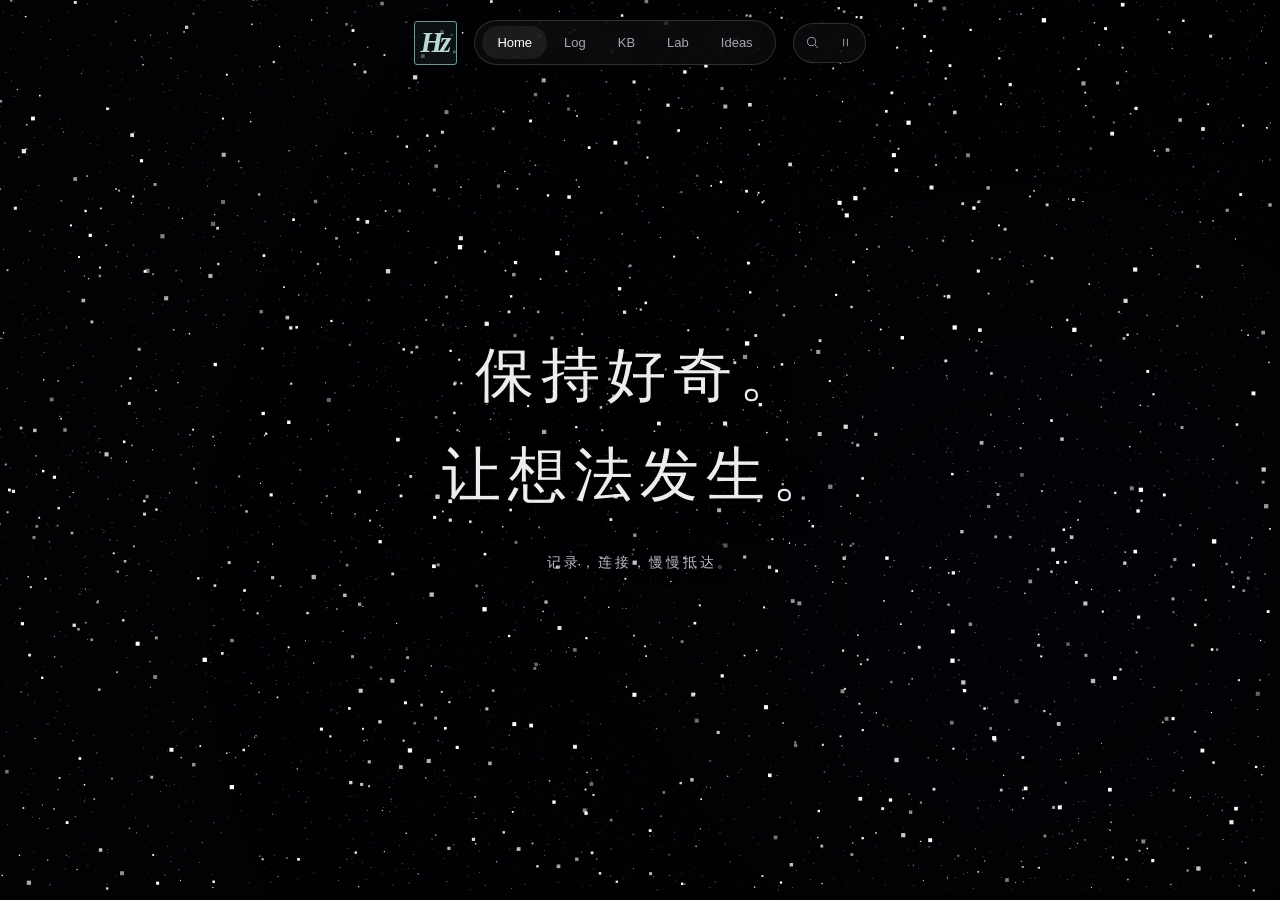
<file: index.html>
<!doctype html>
<html lang="zh-CN"><head><meta charset="utf-8"><meta name="viewport" content="width=device-width,initial-scale=1"><title>Hz · 保持好奇</title><meta name="description" content="Hz 的个人博客、知识库、项目与想法。"><meta name="theme-color" content="#020204"><link rel="icon" href="assets/favicon.svg" type="image/svg+xml"><link rel="stylesheet" href="style.css"><script src="vendor/markdown-it.min.js" defer></script><script src="stars.js" defer></script><script src="app.js" defer></script></head>
<body class="is-home"><a class="skip" href="#main">跳转到正文</a><canvas id="ambient" aria-hidden="true"></canvas><header class="site-header"><div class="header-inner"><a class="brand" href="#home" aria-label="Hz 首页"><span class="brand-icon" aria-hidden="true">Hz</span><span class="brand-name">Hz</span></a><nav id="navigation" aria-label="主导航"><a href="#home" aria-current="page">Home</a></nav><div class="header-tools"><button id="search-button" class="icon-button" aria-label="搜索内容" title="搜索 · Ctrl K"><svg viewBox="0 0 24 24" aria-hidden="true"><circle cx="10.5" cy="10.5" r="6.5"/><path d="m15.5 15.5 5 5"/></svg></button><button id="motion-button" class="icon-button" aria-label="暂停背景动效" title="暂停背景动效"><svg viewBox="0 0 24 24" aria-hidden="true"><path d="M9 6v12M15 6v12"/></svg></button></div></div></header><main id="main" tabindex="-1"><p class="loading">正在打开 Hz…</p></main><footer class="site-footer"><a href="#home" class="footer-name">Hz<span> / </span>记录与连接</a><span id="footer-text">STAY CURIOUS. KEEP BUILDING.</span><a href="#guide" class="guide-link">使用说明 ↗</a></footer><dialog id="search-dialog" aria-labelledby="search-title"><div class="dialog-head"><h2 id="search-title">搜索这个空间</h2><button id="search-close" aria-label="关闭搜索">×</button></div><label class="sr-only" for="search-input">输入标题、摘要或标签</label><input id="search-input" type="search" autocomplete="off" placeholder="搜索标题、摘要或标签…"><div id="search-results"></div></dialog><div id="toast" role="status"></div></body></html>
</file>
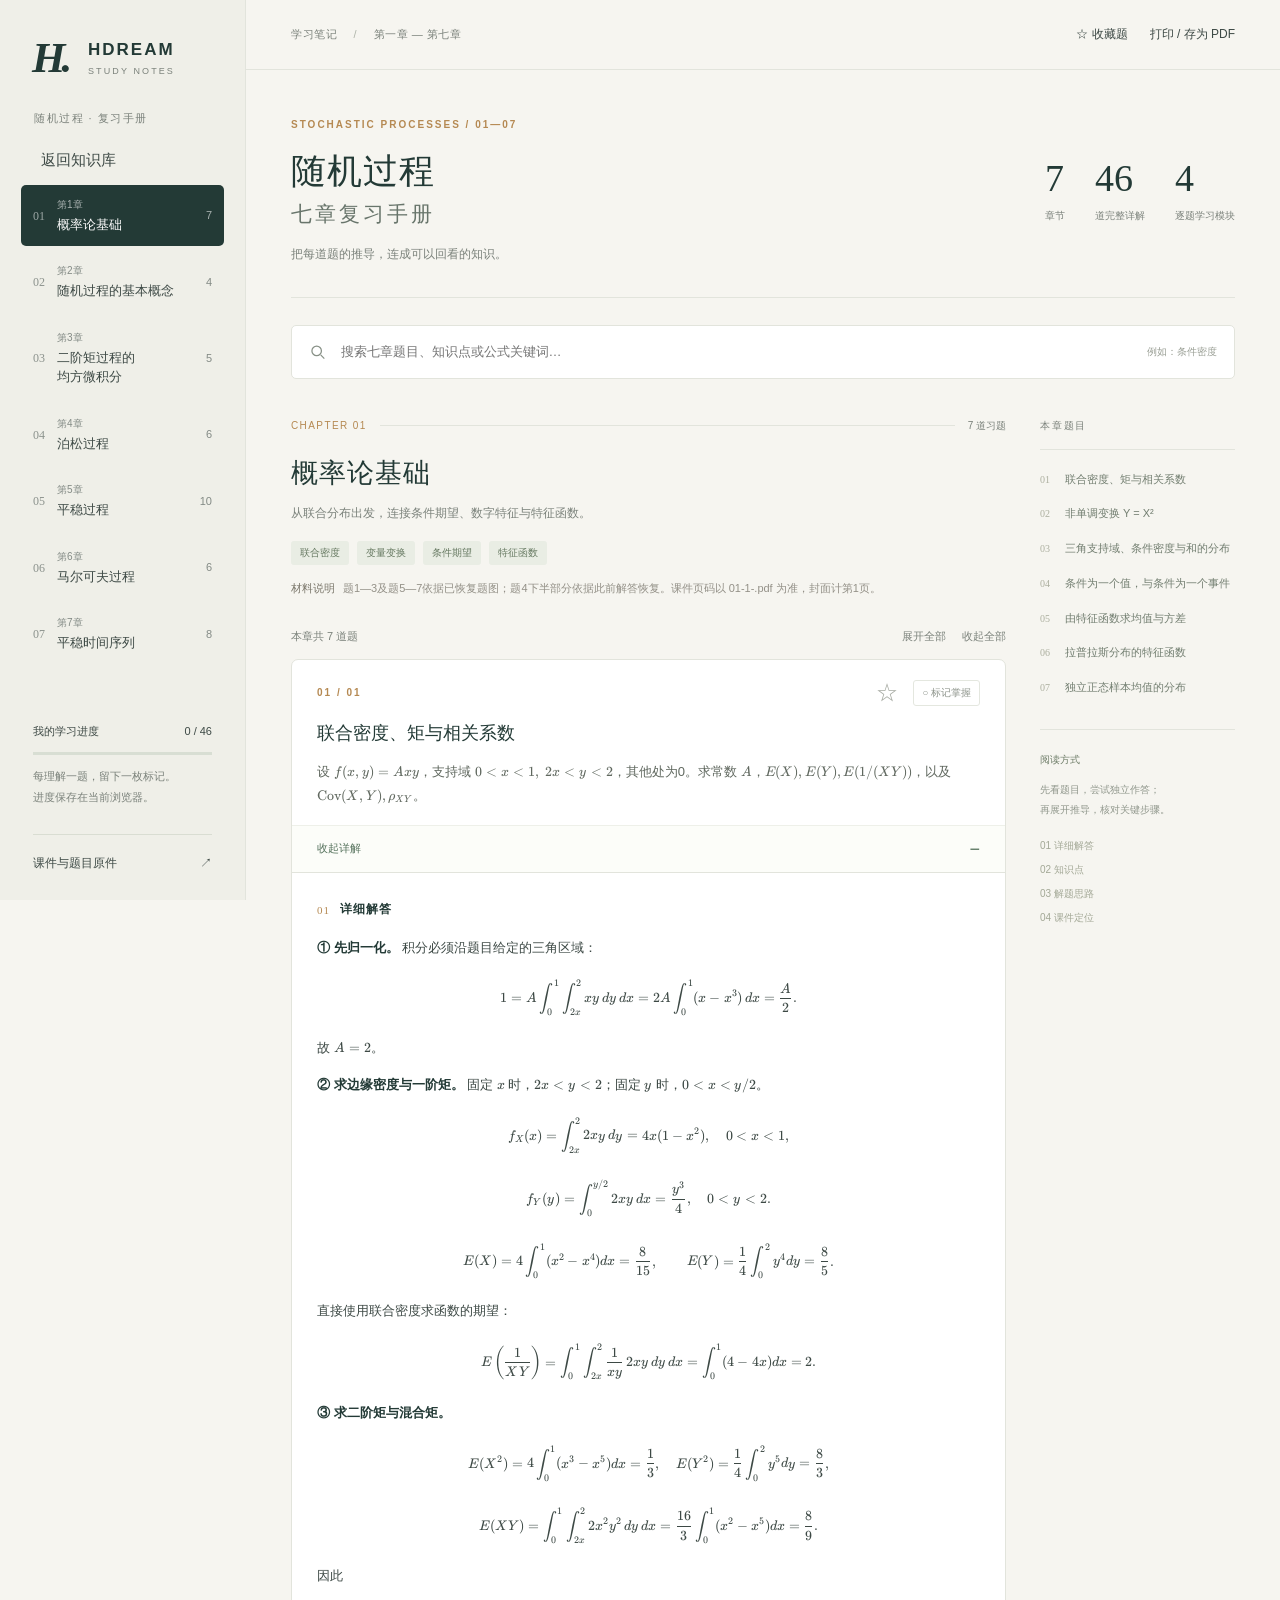
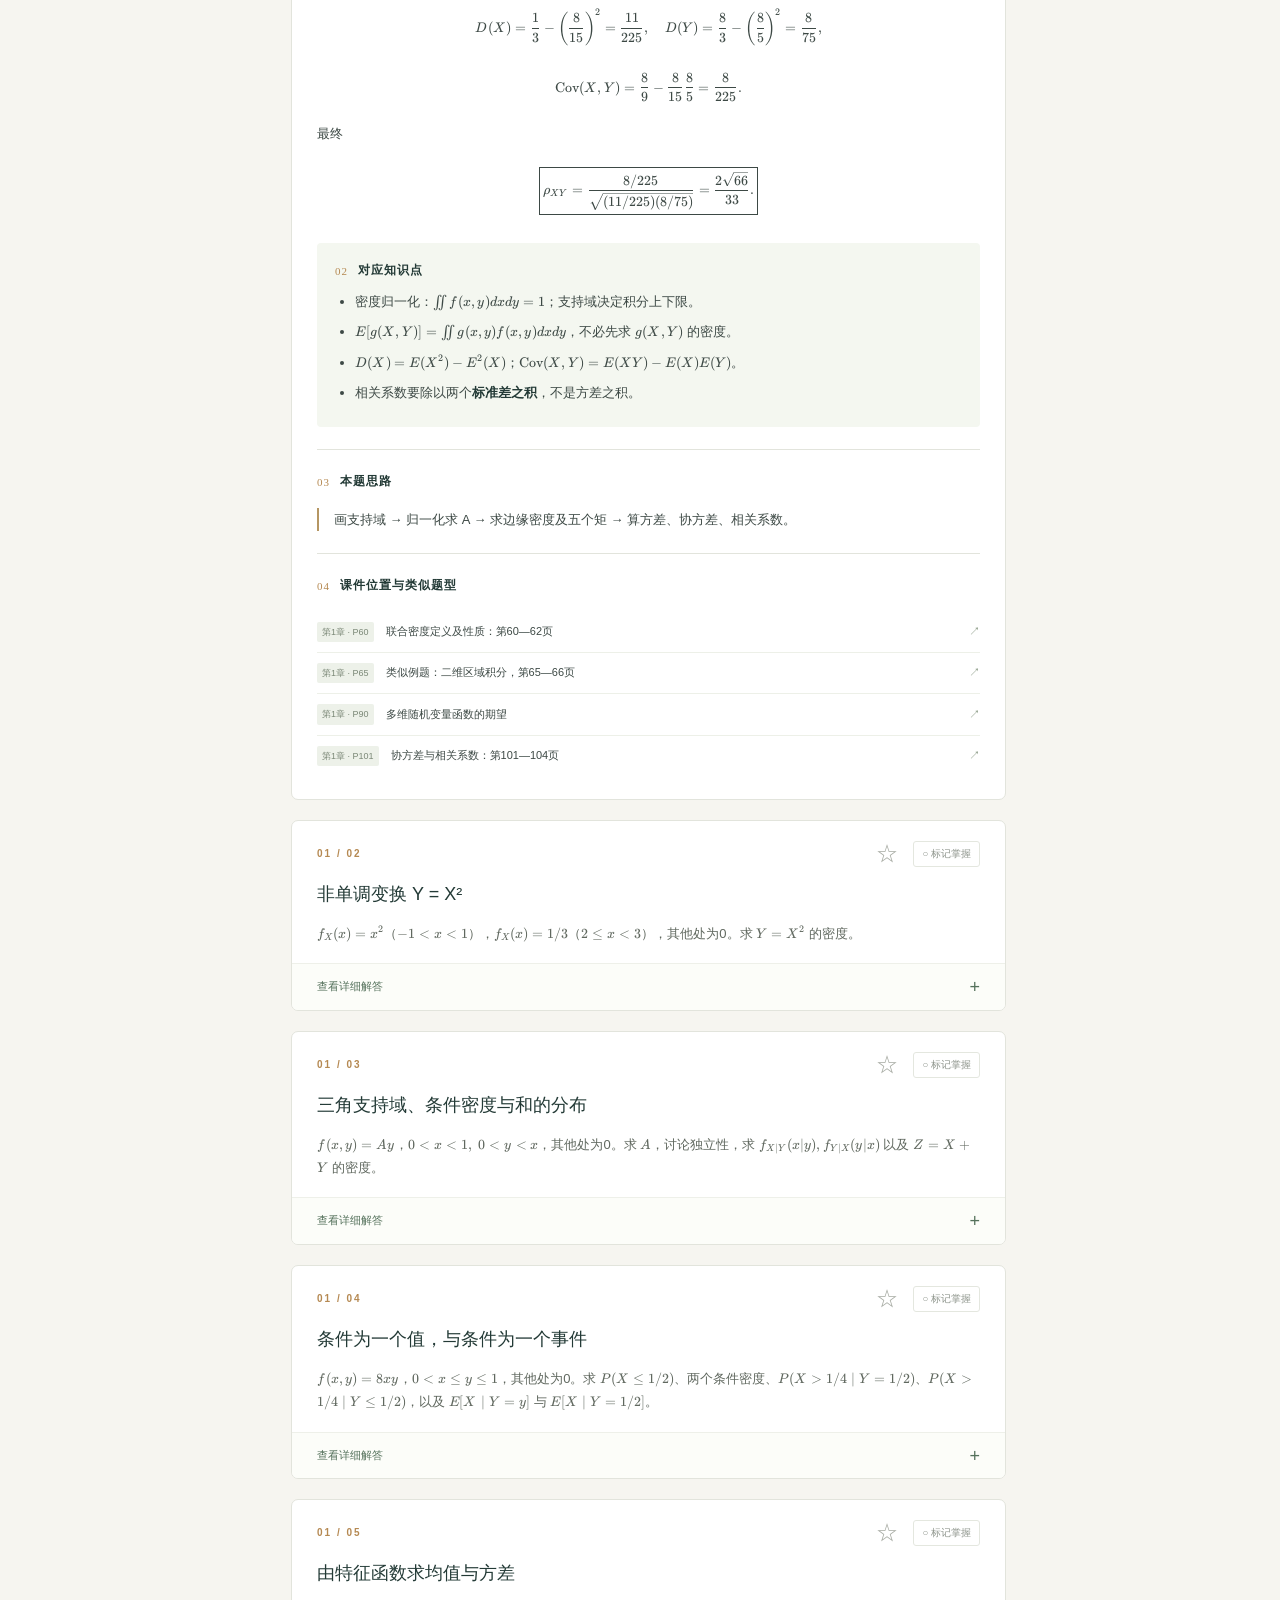
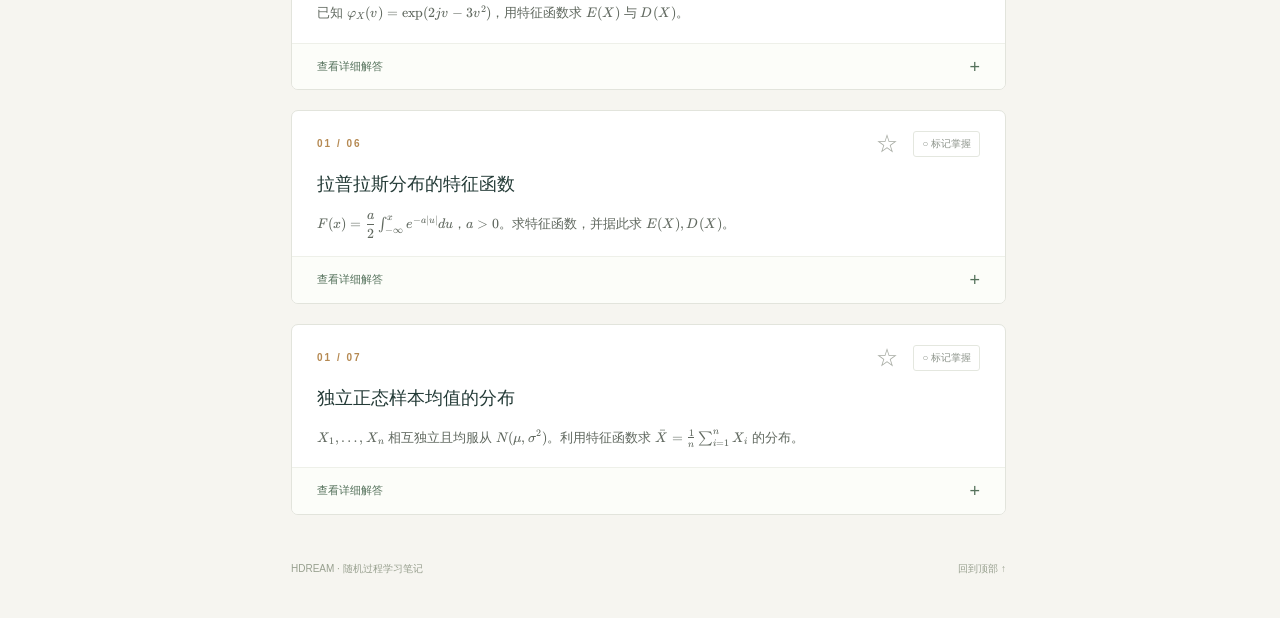
<file: stochastic/index.html>
<!doctype html><html lang="zh-CN"><head><meta charset="utf-8"><meta name="viewport" content="width=device-width,initial-scale=1"><meta name="theme-color" content="#213c39"><title>随机过程 · 七章复习手册</title><meta name="description" content="随机过程第1—7章46道作业详解，逐题整理知识点、解题思路与课件位置。"><link rel="stylesheet" href="assets/katex.min.css"><link rel="stylesheet" href="style.css"><script src="content.js" defer></script><script src="app.js" defer></script></head><body>
<a class="skip" href="#main">跳到题目</a>
<aside class="sidebar"><a class="brand" href="#ch-1"><span class="brand-mark">H.</span><span>HDREAM<span class="brand-sub">STUDY NOTES</span></span></a><div class="side-caption">随机过程 · 复习手册</div><a href="../#section/knowledge" style="display:block;padding:0 20px 12px;color:inherit">返回知识库</a><nav id="chapters" aria-label="章节目录"></nav><div class="side-bottom"><div class="progress-label"><span>我的学习进度</span><span id="progress-text">0 / 46</span></div><div class="progress-track"><div id="progress"></div></div><p>每理解一题，留下一枚标记。<br>进度保存在当前浏览器。</p><button class="source-btn" id="source-btn">课件与题目原件 <span>↗</span></button></div></aside>
<div class="workspace"><header class="topbar"><div class="breadcrumb">学习笔记 <span>/</span> 第一章 — 第七章</div><div class="top-actions"><button id="bookmarks" aria-pressed="false">☆ 收藏题</button><button id="print">打印 / 存为 PDF</button></div></header>
<main id="main"><section class="intro"><div><div class="eyebrow">STOCHASTIC PROCESSES / 01—07</div><h1>随机过程<span>七章复习手册</span></h1><p class="intro-copy">把每道题的推导，连成可以回看的知识。</p></div><div class="intro-stats"><div><strong>7</strong><span>章节</span></div><div><strong>46</strong><span>道完整详解</span></div><div><strong>4</strong><span>逐题学习模块</span></div></div></section>
<div class="search-row"><label class="search-box"><svg viewBox="0 0 24 24" width="20" height="20" fill="none" stroke="currentColor" stroke-width="1.7" aria-hidden="true"><circle cx="10.5" cy="10.5" r="6.5"/><path d="m16 16 5 5"/></svg><input id="search" type="search" placeholder="搜索七章题目、知识点或公式关键词…" aria-label="搜索七章内容"><span class="search-hint">例如：条件密度</span></label></div>
<div class="reading-layout"><div class="reading-main"><div id="chapter-heading"></div><div class="reading-tools"><span id="result-label"></span><div><button id="expand-all">展开全部</button><button id="collapse-all">收起全部</button></div></div><div id="questions"></div><footer class="page-footer"><span>HDREAM · 随机过程学习笔记</span><a href="#main">回到顶部 ↑</a></footer></div><aside class="outline"><div class="outline-title">本章题目</div><nav id="question-nav" aria-label="题目目录"></nav><div class="reading-tip"><span>阅读方式</span><p>先看题目，尝试独立作答；<br>再展开推导，核对关键步骤。</p><div>01 详细解答<br>02 知识点<br>03 解题思路<br>04 课件定位</div></div></aside></div></main></div>
<dialog id="sources"><div class="dialog-head"><h2>课件与题目原件</h2><button id="close-sources" aria-label="关闭">×</button></div><p class="muted">页码统一按 PDF 阅读器计数，封面计第 1 页。点击题后链接可直接定位到对应页。</p><div class="source-list"><a href="sources/chapter-1.pdf" target="_blank" rel="noopener">第1章课件 <span>PDF ↗</span></a><a href="sources/chapter-4.pdf" target="_blank" rel="noopener">第4章课件 <span>PDF ↗</span></a><a href="sources/chapter-5.pdf" target="_blank" rel="noopener">第5章课件 <span>PDF ↗</span></a><a href="sources/chapter-6.pdf" target="_blank" rel="noopener">第6章课件 <span>PDF ↗</span></a><a href="sources/homework-6.pdf" target="_blank" rel="noopener">第6章作业 <span>PDF ↗</span></a><a href="sources/chapter-7.pdf" target="_blank" rel="noopener">第7章课件 <span>PDF ↗</span></a><a href="sources/homework-7.pdf" target="_blank" rel="noopener">第7章作业 <span>PDF ↗</span></a><a href="sources/homework-1a-recovered.png" target="_blank" rel="noopener">第1章题图（部分恢复） <span>图片 ↗</span></a><a href="sources/homework-1b.png" target="_blank" rel="noopener">第1章题图（续） <span>图片 ↗</span></a><a href="sources/homework-3.png" target="_blank" rel="noopener">第3章作业题图 <span>图片 ↗</span></a><a href="sources/homework-4.pdf" target="_blank" rel="noopener">第4章作业 <span>PDF ↗</span></a><a href="sources/homework-5.pdf" target="_blank" rel="noopener">第5章作业 <span>PDF ↗</span></a></div><p class="source-warning">第2章题目由此前对话恢复；第2、3章课件文件损坏，无法核实原课件精确页码。相关题目已注明可参照的章节与知识点；引用其他章课件时单独说明。第1章题4下半部分依据此前解答恢复。</p></dialog><div id="toast" role="status"></div>
</body></html>
</file>
<file: style.css>
:root{color-scheme:dark;--bg:#020204;--surface:#101115;--ink:#ededf0;--muted:#aaaab3;--line:#ffffff30;--accent:#d9e2e7;--font:-apple-system,BlinkMacSystemFont,'Segoe UI','Microsoft YaHei',sans-serif}*{box-sizing:border-box}html{scroll-padding-top:110px}body{margin:0;background:var(--bg);color:var(--ink);font:14px/1.8 var(--font);overflow-x:hidden}a{color:inherit;text-decoration:none}button,input,textarea{font:inherit}button{color:inherit;cursor:pointer;background:none;border:0}button:disabled{cursor:default;opacity:.3}a,button,input{-webkit-tap-highlight-color:transparent}a:focus-visible,button:focus-visible,input:focus-visible,textarea:focus-visible,summary:focus-visible{outline:2px solid #c0dee7;outline-offset:5px}.skip{position:fixed;top:-100px;z-index:20;padding:12px;background:#e0e5e8;color:#111}.skip:focus{top:0}.sr-only{position:absolute;clip:rect(0,0,0,0);width:1px;height:1px;overflow:hidden}#ambient{position:fixed;inset:0;width:100%;height:100%;z-index:-1;pointer-events:none}.site-header{position:fixed;top:20px;left:0;right:0;z-index:100;pointer-events:none}.header-inner{max-width:1120px;padding:0 20px;margin:auto;display:flex;gap:17px;align-items:center;justify-content:center}.header-inner>*{pointer-events:auto}.brand{flex-shrink:0}.brand-icon{display:grid;place-items:center;width:43px;height:44px;border:1px solid #729a94;border-radius:3px;background:#10181aba;font:bold italic 29px Georgia,serif;letter-spacing:-3px;padding-right:3px;color:#b7d9d0}.brand-name{display:none}nav{display:flex;align-items:center;gap:2px;padding:5px 7px;background:#111114a3;backdrop-filter:blur(15px);border:1px solid #ffffff26;border-radius:30px}nav a{color:#a7a7af;font-size:13px;white-space:nowrap;padding:5px 15px;border-radius:20px;transition:color .2s,background .2s}nav a[aria-current]{color:white;background:#ffffff12}nav a:hover{color:white}.header-tools{display:flex;gap:3px;padding:4px;background:#111114a3;backdrop-filter:blur(15px);border:1px solid #ffffff26;border-radius:30px}.icon-button{width:30px;height:30px;display:grid;place-items:center;color:#aaaab3}.icon-button svg{width:15px;height:15px;fill:none;stroke:currentColor;stroke-width:1.5}.icon-button:hover{color:white}main{width:min(1180px,calc(100% - 72px));margin:auto;min-height:calc(100svh - 95px)}.is-home main{min-height:100svh}.hero{min-height:100svh;display:grid;place-items:center;text-align:center;padding:110px 20px}.hero h1{font-size:clamp(34px,4.6vw,67px);font-weight:300;letter-spacing:7px;line-height:1.7;margin:0 0 25px;text-shadow:0 2px 35px #000}.hero p{color:#b9b9c2;font-size:14px;letter-spacing:3px;margin:0;text-shadow:0 2px 10px #000}.eyebrow{font:10px ui-monospace,Consolas,monospace;letter-spacing:3px;color:#a9a9b7}.page-intro{text-align:center;padding:139px 0 29px;max-width:780px;margin:auto}.page-intro h1{font-weight:400;font-size:32px;letter-spacing:4px;margin:16px 0 13px}.page-intro p{color:var(--muted);font-size:13px;margin:0}.collection-bar{display:flex;justify-content:center;align-items:center;position:relative;gap:15px;padding:13px 0 35px}.filters{display:flex;justify-content:center;gap:9px;flex-wrap:wrap}.filter{padding:4px 15px;border:1px solid #ffffff4d;border-radius:25px;font-size:11px;color:#c2c2ca;background:#ffffff03;backdrop-filter:blur(6px)}.filter.active{border-color:#f3f3f6;color:#17171b;background:#f3f3f6}.filter:hover{border-color:white}.collection-count{position:absolute;right:0;font:10px ui-monospace,monospace;color:var(--muted)}.cards{display:grid;grid-template-columns:repeat(3,minmax(0,1fr));gap:26px;padding:10px 0 85px}.project-card{position:relative;display:flex;flex-direction:column;min-height:390px;padding:27px 26px;border:1px solid #ffffff65;border-radius:16px;background:#ffffff06;backdrop-filter:blur(2px);overflow:hidden;transform:perspective(1100px) rotateX(var(--rx,0deg)) rotateY(var(--ry,0deg));transition:transform .25s,border-color .3s,background .3s,box-shadow .3s}.project-card:before{content:'';position:absolute;inset:0;pointer-events:none;background:radial-gradient(280px circle at var(--gx,50%) var(--gy,0%),#ffffff10,transparent 80%);opacity:0;transition:opacity .3s}.project-card:hover{transform:perspective(1100px) translateY(-5px) rotateX(var(--rx,0deg)) rotateY(var(--ry,0deg));border-color:#ffffffce;background:#ffffff0b;box-shadow:0 10px 45px #ffffff07}.project-card:hover:before{opacity:1}.card-top{display:flex;justify-content:space-between;align-items:center;margin-bottom:31px}.card-kind{font:9px ui-monospace,monospace;letter-spacing:1.6px;color:#a8a8b4}.card-sign{font:italic 20px Georgia,serif;color:#c5c5ce}.meta{display:flex;flex-wrap:wrap;gap:10px;align-items:center;color:#aaaab6;font-size:10px}.project-card .meta>span:nth-child(2):not(.sample){display:none}.sample{font-size:9px;padding:0 5px;border:1px solid #ffffff40;border-radius:3px;color:#c0c0c9}.project-card h3{font-size:21px;font-weight:500;line-height:1.65;margin:14px 0}.project-card p{font-size:14px;line-height:1.9;color:#bdbdc6;margin:0 0 27px}.card-tags{display:flex;flex-wrap:wrap;gap:7px;margin-top:auto;padding-top:12px}.card-tags span{font-size:10px;border:1px solid #ffffff40;padding:2px 10px;border-radius:20px;color:#c5c5ce}.project-foot{display:flex;justify-content:space-between;align-items:center;gap:12px;margin-top:23px;font-size:11px;color:#aaaab7}.project-foot>span:first-child{font-size:13px;color:#eeeef1;text-decoration:underline;text-underline-offset:5px}.project-foot b{font-size:18px;font-weight:400;margin-left:5px}.ideas-shell{min-height:100svh;display:grid;grid-template-columns:.75fr 1.25fr;align-items:center;gap:35px;padding:120px 55px 70px}.ideas-intro h1{font-size:52px;font-weight:300;letter-spacing:6px;margin:22px 0}.ideas-intro p{font-size:14px;line-height:2.2;color:#b9b9c4;max-width:210px}.stack-hint{display:block;font-size:11px;line-height:2.4;color:#9191a0;margin-top:36px}.stack-stage{height:520px;position:relative;perspective:1200px;transform-style:preserve-3d;touch-action:pan-x}.idea-card{position:absolute;left:50%;top:50%;width:min(440px,92%);height:245px;padding:1px;background:#ffffff48;text-align:left;transform:translate(-50%,-50%) translateY(var(--offset-y,0px)) translateZ(var(--offset-z,0px)) rotateX(var(--angle-x,0deg)) scale(var(--card-scale,1));transition:transform .7s cubic-bezier(.16,1,.3,1),opacity .7s,background .35s;clip-path:polygon(22px 0,100% 0,100% calc(100% - 22px),calc(100% - 22px) 100%,0 100%,0 22px);user-select:none}.idea-inner{width:100%;height:100%;display:flex;flex-direction:column;justify-content:space-between;padding:26px 28px;clip-path:polygon(21px 0,100% 0,100% calc(100% - 21px),calc(100% - 21px) 100%,0 100%,0 21px);background:linear-gradient(120deg,#55555a9c,#29292e7a);backdrop-filter:blur(6px)}.idea-card.is-active{background:#ffffff85}.idea-card.is-active .idea-inner{background:linear-gradient(120deg,#606066a3,#36363d96)}.idea-card.is-active:hover{background:#ffffffc0}.idea-meta{display:flex;justify-content:space-between;align-items:center;font-size:11px;color:#c7c7d1}.idea-meta>span{font:italic 20px Georgia,serif}.idea-card strong{font-size:22px;font-weight:500;line-height:1.65;display:-webkit-box;-webkit-line-clamp:3;-webkit-box-orient:vertical;overflow:hidden;color:#f5f5f7}.idea-bottom{display:flex;justify-content:space-between;font-size:10px;color:#bdbdca}.idea-bottom>span{font-size:17px}.stack-controls{display:flex;align-items:center;justify-content:center;gap:19px;margin-top:22px}.stack-controls button{width:35px;height:35px;border:1px solid #ffffff35;border-radius:50%;background:#10101580}.stack-controls button:not(:disabled):hover{border-color:#ddd}.stack-controls>span{font:10px ui-monospace,monospace;letter-spacing:2px;color:#b9b9c7}.draft-access{max-width:760px;margin:30px auto 75px}.local-panel{padding:0 20px;background:#101014c9;border:1px solid var(--line);border-radius:10px}.local-panel summary{cursor:pointer;font-size:12px;color:#c9c9d4;padding:16px 0}.local-panel p{font-size:11px;color:var(--muted)}.local-panel textarea{width:100%;min-height:100px;resize:vertical;background:#101015;color:var(--ink);border:1px solid var(--line);border-radius:4px;padding:13px}.local-actions{display:flex;gap:15px;align-items:center;margin:12px 0 22px}.local-actions button{padding:7px 13px;font-size:11px;border:1px solid #ffffff50;border-radius:4px}.local-actions .save-draft{background:#d9d9e2;color:#16161b}.draft-card{padding:17px;border:1px solid var(--line);margin:15px 0;background:#19191f80}.draft-card p{white-space:pre-wrap;color:#d1d1da;font-size:13px}.draft-card button{font-size:10px;padding:0;color:var(--muted)}.content-list{max-width:850px;padding-bottom:65px;margin:auto}.entry-row{display:block;padding:26px 0;border-bottom:1px solid var(--line)}.entry-row h3{font-size:20px;font-weight:450;margin:9px 0}.entry-row p{font-size:13px;color:var(--muted);margin:0}.entry-row:hover h3{color:white}.site-footer{border-top:1px solid #ffffff22;max-width:1180px;width:calc(100% - 72px);margin:0 auto;display:flex;gap:20px;justify-content:space-between;align-items:center;padding:26px 0;color:#9c9caa;font-size:10px}.is-home .site-footer{display:none}.footer-name{color:#c7c7d3}.footer-name span{margin:0 10px;color:#777786}#footer-text{font:8px monospace;letter-spacing:1.5px}.guide-link{font-size:10px}.empty,.loading{padding:70px 0;color:var(--muted);font-size:13px}.error-panel{padding:140px 0 60px;max-width:700px}.error-panel h1{font-size:25px}.error-panel p{color:var(--muted)}.error-panel button{padding:8px 18px;border:1px solid var(--line)}.reader{max-width:810px;margin:120px auto 70px;padding:38px 42px;background:#0a0b11ed;border:1px solid #ffffff38;border-radius:13px;backdrop-filter:blur(16px)}.back-link{font-size:11px;color:#babac9;display:inline-block;margin-bottom:28px}.reader h1{font-size:32px;font-weight:450;line-height:1.7;margin:20px 0}.reader .lead{font-size:14px;color:#b6b6c6;margin:20px 0}.reading-label{font-size:10px;color:#bdbdcc;background:#ffffff05;padding:8px 12px;border-left:2px solid #79798c;margin:25px 0}.prose{color:#cacad3;font-size:15px;line-height:2.1;overflow-wrap:anywhere;padding-top:20px}.prose p{margin:0 0 1.4em}.prose h1{font-size:28px}.prose h2{font-size:23px;font-weight:500;line-height:1.6;margin:2.2em 0 1em;color:#eeeeF3}.prose h3{font-size:18px;font-weight:500;margin-top:2em;color:#e5e5ee}.prose a{color:#c4ddec;text-decoration:underline;text-underline-offset:4px}.prose code{font:12px/1.8 ui-monospace,monospace;background:#25252f;padding:3px 6px;border-radius:3px}.prose pre{background:#14141c;border:1px solid #ffffff25;padding:19px;overflow:auto;border-radius:4px;line-height:1.7}.prose pre code{padding:0;background:none;white-space:pre}.prose blockquote{border-left:2px solid #9494a8;margin:24px 0;padding:0 20px;color:#b5b5c7}.prose img{display:block;max-width:100%;height:auto;border-radius:4px;margin:25px 0}.prose ul,.prose ol{padding-left:25px}.prose table{display:block;overflow:auto;border-collapse:collapse;font-size:12px;margin:24px 0}.prose th,.prose td{padding:10px 14px;border:1px solid #ffffff30}.prose hr{border:0;border-top:1px solid var(--line);margin:40px 0}.article-tools{display:flex;gap:18px;flex-wrap:wrap;border-top:1px solid var(--line);margin-top:40px;padding-top:20px;font-size:11px;color:#babaca}.article-tools a,.article-tools button{padding:0}dialog{padding:26px;background:#111118;color:var(--ink);border:1px solid #ffffff40;border-radius:12px;width:min(650px,calc(100vw - 30px));max-height:80vh;box-shadow:0 25px 100px #0009}dialog::backdrop{background:#030308c9;backdrop-filter:blur(5px)}.dialog-head{display:flex;justify-content:space-between;align-items:center;margin-bottom:17px}.dialog-head h2{font-size:17px;font-weight:500;margin:0}.dialog-head button{font-size:25px;color:var(--muted)}#search-input{display:block;width:100%;border:1px solid #ffffff40;background:#08080e;padding:11px 13px;color:var(--ink);border-radius:4px}#search-results{margin-top:20px}.search-result{display:block;width:100%;padding:17px 0;border-bottom:1px solid var(--line)}.search-result h3{font-weight:450;font-size:14px;margin:5px 0 0}.search-help{font-size:11px;color:var(--muted);margin-top:13px}#toast{display:none;position:fixed;z-index:130;left:50%;bottom:28px;transform:translateX(-50%);border-radius:5px;background:#dedee7;color:#191923;padding:11px 18px;font-size:12px;max-width:90vw}#toast.visible{display:block}@media(max-width:1050px){.cards{grid-template-columns:repeat(2,minmax(0,1fr))}.collection-count{display:none}.ideas-shell{grid-template-columns:.7fr 1.3fr;padding-left:20px;padding-right:0;gap:10px}.ideas-intro h1{font-size:43px}.idea-card{height:230px}.idea-card strong{font-size:20px}}@media(max-width:650px){.site-header{top:13px}.header-inner{padding:0 12px;gap:8px}.brand-icon{width:33px;height:34px;font-size:24px}.header-tools{padding:3px;gap:0}.icon-button{width:25px;height:25px}.icon-button svg{width:13px;height:13px}nav{max-width:calc(100vw - 115px);gap:0;padding:4px;overflow-x:auto;scrollbar-width:none}nav::-webkit-scrollbar{display:none}nav a{font-size:11px;padding:4px 9px}main,.site-footer{width:calc(100% - 36px)}.hero{padding:90px 0}.hero h1{font-size:35px;letter-spacing:3px;margin-bottom:20px}.hero p{font-size:12px;letter-spacing:2px}.page-intro{padding-top:112px}.page-intro h1{font-size:28px}.page-intro p{font-size:12px}.collection-bar{padding-bottom:25px}.filter{font-size:10px;padding:4px 12px}.cards{grid-template-columns:1fr;gap:22px;padding-top:6px;padding-bottom:55px}.project-card{min-height:320px;padding:24px}.card-top{margin-bottom:22px}.project-card h3{font-size:20px}.project-card p{font-size:13px}.ideas-shell{grid-template-columns:1fr;gap:0;padding:103px 0 30px;min-height:100svh}.ideas-intro{text-align:center}.ideas-intro h1{font-size:30px;margin:13px 0 9px}.ideas-intro p{max-width:300px;margin:0 auto;font-size:12px}.stack-hint{margin-top:13px;font-size:10px;line-height:1.9}.stack-hint br{display:none}.stack-hint br:after{content:' · '}.stack-stage{height:385px;margin-top:6px}.idea-card{width:88%;height:190px}.idea-inner{padding:21px 22px}.idea-card strong{font-size:17px}.idea-meta{font-size:10px}.stack-controls{margin-top:4px}.draft-access{margin:55px auto}.site-footer{flex-wrap:wrap;gap:13px;padding:21px 0}.site-footer #footer-text{display:none}.guide-link{margin-left:auto}.reader{margin:95px auto 45px;padding:25px 21px}.reader h1{font-size:25px}.reader .lead{font-size:13px}.prose{font-size:14px;line-height:2}.prose h2{font-size:20px}.prose h3{font-size:17px}.prose pre{padding:14px}.prose code{font-size:11px}.back-link{margin-bottom:23px}.content-list h3{font-size:18px}}@media(prefers-reduced-motion:reduce){*{scroll-behavior:auto!important}.project-card,.project-card:before,.idea-card,nav a{transition:none}.project-card,.project-card:hover{transform:none}}html[data-motion=off] .project-card,html[data-motion=off] .project-card:hover{transform:none}
</file>
<file: stochastic/style.css>
:root{--paper:#f6f5f0;--white:#fff;--ink:#233a36;--text:#3d4945;--muted:#7b827b;--line:#e2e4dc;--accent:#b58952;--soft:#eaf0e9}*{box-sizing:border-box}html{scroll-behavior:smooth;scroll-padding-top:90px}body{margin:0;color:var(--text);background:var(--paper);font-family:-apple-system,BlinkMacSystemFont,"Segoe UI","PingFang SC","Microsoft YaHei",sans-serif;font-size:15px;line-height:1.8}a{color:inherit;text-decoration:none}button,input{font:inherit}button{cursor:pointer;color:inherit}button:focus-visible,a:focus-visible,input:focus-visible{outline:2px solid var(--accent);outline-offset:4px}button{border:0;background:none}button:hover{color:var(--accent)}.skip{position:fixed;left:280px;top:-80px;background:var(--ink);color:white;padding:10px;z-index:30}.skip:focus{top:5px}.sidebar{width:246px;position:fixed;left:0;top:0;bottom:0;border-right:1px solid var(--line);padding:36px 21px 25px;background:#efefe8;display:flex;flex-direction:column;z-index:10}.brand{display:flex;align-items:center;gap:12px;color:var(--ink);font-size:17px;letter-spacing:2px;font-weight:650;line-height:1.4;padding:0 11px}.brand-mark{font-family:Georgia,serif;font-style:italic;letter-spacing:-4px;font-size:43px;width:44px;line-height:1}.brand-sub{display:block;font-size:9px;font-weight:400;letter-spacing:2.1px;color:var(--muted);margin-top:3px}.side-caption{font-size:11px;letter-spacing:1.5px;color:var(--muted);margin:52px 13px 17px}.chapter-link{display:flex;align-items:center;gap:12px;padding:15px 12px;border-radius:5px;margin-bottom:5px;line-height:1.5;transition:background .15s}.chapter-link:hover{background:#e4e7de}.chapter-link.active{background:var(--ink);color:white}.chapter-no{font-size:12px;opacity:.55;font-family:Georgia,serif}.chapter-link small{display:block;font-size:10px;opacity:.6;margin-bottom:3px}.chapter-link strong{font-size:13px;font-weight:500;display:block;max-width:130px}.chapter-count{font-size:11px;margin-left:auto;opacity:.6}.side-bottom{margin-top:auto;padding:25px 12px 0}.progress-label{display:flex;justify-content:space-between;font-size:11px}.progress-track{height:3px;background:#d8ded3;margin-top:10px}#progress{height:100%;background:var(--ink);transition:width .3s}.side-bottom p{font-size:11px;color:var(--muted);line-height:1.9}.source-btn{border-top:1px solid #d9ddd2;width:100%;font-size:12px;padding:18px 0 0;text-align:left;margin-top:15px}.source-btn span{float:right}.workspace{margin-left:246px}.topbar{height:70px;border-bottom:1px solid var(--line);display:flex;align-items:center;justify-content:space-between;padding:0 45px;background:rgba(246,245,240,.97);position:sticky;top:0;z-index:8}.breadcrumb{font-size:11px;color:var(--muted);letter-spacing:.5px}.breadcrumb span{padding:0 13px;color:#b0b5aa}.top-actions{display:flex;align-items:center;gap:22px}.top-actions button{font-size:12px;padding:6px 0}.top-actions button.active{color:var(--accent)}main{max-width:1450px;margin:0 auto;padding:46px 45px 0}.intro{display:flex;align-items:center;justify-content:space-between;padding-bottom:32px;border-bottom:1px solid var(--line);gap:24px}.eyebrow{font-size:10px;letter-spacing:2px;color:var(--accent);font-weight:600}h1{font-size:35px;font-weight:500;letter-spacing:1px;color:var(--ink);line-height:1.55;margin:10px 0}h1 span{display:block;font-size:21px;font-weight:400;color:#68756b;letter-spacing:3px}.intro-copy{font-size:12px;color:var(--muted);margin:13px 0 0}.intro-stats{display:flex;gap:30px;align-self:center}.intro-stats div{display:flex;flex-direction:column;gap:7px}.intro-stats strong{font:38px Georgia,serif;color:var(--ink);font-weight:400}.intro-stats span{font-size:10px;color:var(--muted);white-space:nowrap}.search-row{margin:27px 0 38px}.search-box{display:flex;align-items:center;background:#fff;border:1px solid var(--line);border-radius:5px;padding:13px 17px;gap:12px;color:#879086}.search-box input{border:0;outline:0;background:transparent;width:100%;font-size:13px;min-width:0;color:var(--ink)}.search-box:focus-within{border-color:#789484;box-shadow:0 0 0 2px #213c3908}.search-hint{font-size:10px;white-space:nowrap;color:#9a9f95}.reading-layout{display:grid;grid-template-columns:minmax(0,1fr) 195px;gap:34px}.reading-main{min-width:0}.chapter-kicker{display:flex;align-items:center;gap:13px;color:var(--accent);font-size:10px;letter-spacing:1.4px}.chapter-kicker div{height:1px;flex:1;background:var(--line)}.chapter-kicker span:last-child{color:var(--muted);letter-spacing:0}h2{font-size:27px;color:var(--ink);font-weight:500;letter-spacing:1px;margin:14px 0 6px}.chapter-description{font-size:12px;color:var(--muted);margin:0 0 16px}.tags{display:flex;gap:8px;flex-wrap:wrap}.tags span{font-size:10px;padding:3px 9px;background:#e9ede4;border-radius:3px;color:#667961}.chapter-notice{font-size:11px;color:#939087;line-height:1.9;padding:13px 0 0;margin:0}.chapter-notice>span{margin-right:8px;color:#7b776b}.reading-tools{display:flex;justify-content:space-between;align-items:center;margin:28px 0 12px;font-size:11px;color:var(--muted)}.reading-tools button{font-size:11px;padding:0;margin-left:16px}.question{border:1px solid var(--line);border-radius:7px;background:white;margin:0 0 20px;overflow:hidden;scroll-margin-top:90px}.question-top{padding:20px 25px 0;display:flex;align-items:center;justify-content:space-between}.question-number{font-size:10px;letter-spacing:2px;color:var(--accent);font-weight:600}.question-actions{display:flex;align-items:center;gap:10px}.bookmark{font-size:22px;line-height:1;padding:0 5px;color:#a8aca4}.bookmark.selected{color:var(--accent)}.master-btn{font-size:10px;color:#8d948b;border:1px solid #e4e7df;padding:3px 8px;border-radius:3px}.master-btn.selected{color:#3a6a4b;border-color:#c8d7c6;background:#edf3eb}.question.mastered{border-left:3px solid #83a388}.question h3{font-size:18px;line-height:1.6;font-weight:500;color:var(--ink);margin:13px 25px}.prompt{padding:0 25px 18px;font-size:13px;color:#60685f}.prose{overflow-wrap:anywhere}.prose p{margin:0 0 13px}.prose p:last-child{margin-bottom:0}.prose strong{color:var(--ink);font-weight:600}.prose ul,.prose ol{padding-left:20px;margin:8px 0}.prose li{margin:7px 0}.prose .katex{font-size:1.1em}.katex-display{overflow-x:auto;overflow-y:hidden;padding:6px 1px;margin:15px 0;scrollbar-width:thin}.katex-display>.katex{white-space:nowrap}.disclosure{display:flex;align-items:center;justify-content:space-between;width:100%;padding:13px 25px;border-top:1px solid #eef0e9;background:#fcfdf9;font-size:11px;color:#54715b;text-align:left}.disclosure-icon{font-size:18px;line-height:1}.answer-panel{padding:5px 25px 23px;border-top:1px solid var(--line)}.answer-panel[hidden]{display:none}.answer-section{padding-top:21px;font-size:13px}.answer-section h4{font-size:12px;font-weight:600;color:var(--ink);display:flex;align-items:center;gap:10px;margin:0 0 15px;letter-spacing:1px}.answer-section h4>span{font:11px Georgia,serif;color:var(--accent)}.answer-section+.answer-section{margin-top:22px;border-top:1px solid var(--line)}.knowledge{background:#f4f7f0;padding:17px 18px 15px!important;border:0!important;border-radius:4px}.knowledge h4{margin-bottom:8px}.approach .prose{border-left:2px solid #b59663;padding-left:15px}.refs ul{list-style:none;margin:0;padding:0}.refs li{border-top:1px solid #edf0e8}.refs li:first-child{border-top:none}.refs a{display:flex;align-items:center;gap:12px;font-size:11px;padding:10px 0}.refs a:hover{color:var(--accent)}.ref-chapter{flex-shrink:0;font-size:9px;color:#7b8877;background:#edf1e9;border-radius:2px;padding:2px 5px}.ref-arrow{margin-left:auto;color:#80927b}.source-note{font-size:11px;color:#a17c43;line-height:1.9;margin-top:0}.outline{position:sticky;top:102px;align-self:start;max-height:calc(100vh - 130px);overflow:auto;scrollbar-width:thin}.outline-title{font-size:10px;letter-spacing:1.8px;color:var(--muted);padding-bottom:14px;border-bottom:1px solid var(--line)}#question-nav{padding:12px 0 24px}#question-nav a{display:flex;gap:12px;align-items:baseline;font-size:11px;color:#727e70;padding:8px 0;line-height:1.7}#question-nav a:hover{color:var(--ink)}#question-nav a span{color:#acaf9f;font:10px Georgia,serif;min-width:13px}.reading-tip{border-top:1px solid var(--line);padding-top:20px;color:#90978c;font-size:10px;line-height:2}.reading-tip>span{color:#6c7b66}.reading-tip>div{color:#a3a896;line-height:2.4;margin-top:14px}.page-footer{display:flex;justify-content:space-between;font-size:10px;color:#98a08f;padding:25px 0 40px}.empty{background:#fff;border:1px solid var(--line);text-align:center;border-radius:7px;padding:50px 20px;color:var(--muted)}.empty>span{font-size:40px;color:#a8b79e}.empty h3{font-size:17px;font-weight:400;color:var(--ink)}.empty p{font-size:12px}.empty button{background:var(--ink);color:white;font-size:12px;border-radius:4px;padding:8px 17px}dialog{border:1px solid var(--line);border-radius:9px;box-shadow:0 20px 100px #142b2440;width:600px;max-width:calc(100% - 32px);max-height:85vh;padding:25px;color:var(--text);background:var(--paper)}dialog::backdrop{background:#1d302a70;backdrop-filter:blur(3px)}.dialog-head{display:flex;justify-content:space-between;align-items:center}.dialog-head h2{margin:0;font-size:21px}.dialog-head button{font-size:28px}.muted{font-size:12px;color:var(--muted)}.source-list a{display:flex;justify-content:space-between;border-bottom:1px solid var(--line);font-size:12px;padding:11px 0}.source-list span{color:var(--accent);font-size:10px}.source-warning{font-size:11px;color:#977c51;background:#eee9dd;border-radius:4px;padding:13px;margin:20px 0 0}#toast{position:fixed;bottom:24px;left:50%;transform:translateX(-50%) translateY(80px);background:var(--ink);color:white;border-radius:5px;font-size:12px;padding:10px 20px;z-index:40;opacity:0;transition:.2s}#toast.show{transform:translateX(-50%);opacity:1}
@media(min-width:1500px){main{padding-top:55px}.reading-layout{grid-template-columns:minmax(0,1fr) 230px;gap:50px}.question h3{font-size:20px}.answer-section,.prompt{font-size:14px}}
@media(max-width:1150px){.sidebar{width:218px;padding:30px 12px}.workspace{margin-left:218px}.topbar{padding:0 28px}main{padding:35px 28px 0}.reading-layout{grid-template-columns:minmax(0,1fr)}.outline{display:none}.intro-stats{gap:22px}.intro-stats strong{font-size:31px}.search-hint{display:none}.chapter-link strong{font-size:12px;max-width:120px}}
@media(max-width:760px){html{scroll-padding-top:85px}.sidebar{position:static;width:100%;padding:18px 20px 0;background:#efefe8;border-right:none;border-bottom:1px solid var(--line)}.brand{padding:0;gap:8px;font-size:14px}.brand-mark{font-size:32px;width:34px}.brand-sub{font-size:8px}.side-caption,.side-bottom{display:none}#chapters{display:flex;overflow-x:auto;gap:7px;margin:19px -20px 0;padding:0 20px 12px;scrollbar-width:none}.chapter-link{padding:9px 12px;gap:0;flex-shrink:0;margin:0;border:1px solid #dde1d6}.chapter-link small,.chapter-no,.chapter-count{display:none}.chapter-link strong{font-size:11px;max-width:none}.chapter-link.active{border-color:var(--ink)}.workspace{margin:0}.topbar{height:53px;padding:0 20px}.breadcrumb{font-size:9px}.breadcrumb span{padding:0 5px}.top-actions{gap:13px}.top-actions button{font-size:10px}main{padding:26px 20px 0}.intro{align-items:flex-start;padding-bottom:23px;gap:12px}.eyebrow{font-size:8px;letter-spacing:1.2px}h1{font-size:29px;line-height:1.5;letter-spacing:1px;margin:9px 0}h1 span{font-size:17px;letter-spacing:2px}.intro-copy{font-size:10px;max-width:220px}.intro-stats{gap:16px;padding-top:23px;align-self:flex-start}.intro-stats div:last-child{display:none}.intro-stats strong{font-size:28px}.intro-stats span{font-size:9px}.search-row{margin:20px 0 28px}.search-box{padding:11px 12px;gap:8px}.search-box input{font-size:11px}.chapter-heading h2{font-size:23px}.chapter-description{font-size:11px}.chapter-notice{font-size:10px}.question-top{padding:17px 17px 0}.question h3{font-size:17px;margin:12px 17px}.prompt{padding:0 17px 17px;font-size:12px}.disclosure{padding:12px 17px}.answer-panel{padding:3px 17px 20px}.answer-section{font-size:12px}.answer-section h4{font-size:11px}.knowledge{padding:14px 12px!important}.refs a{flex-wrap:wrap;gap:6px;font-size:10px}.ref-chapter{font-size:8px}.page-footer{font-size:8px}.question{scroll-margin-top:69px}.source-note{font-size:10px}.search-box svg{width:17px;flex-shrink:0}}
@media(max-width:380px){main{padding-left:14px;padding-right:14px}.intro-stats{gap:12px}.intro-stats strong{font-size:24px}.intro-copy{max-width:195px}.topbar{padding:0 14px}.breadcrumb{font-size:8px}.top-actions{gap:8px}}
@media print{@page{margin:15mm}body{background:white;font-size:11pt}.sidebar,.topbar,.search-row,.outline,.reading-tools,.question-actions,.disclosure,.page-footer,.skip,dialog,#toast{display:none!important}.workspace{margin:0}main{max-width:none;padding:0}.intro{padding-bottom:15px}.intro-stats{display:none}.intro-copy{display:none}.reading-layout{display:block}.chapter-heading{margin-top:20px}.question{break-inside:auto;border-radius:0;margin:18px 0}.question h3,.question-top,h4{break-after:avoid}.answer-panel[hidden]{display:block!important}.answer-panel{border-top:0}.answer-section{font-size:10pt}.prompt{font-size:10pt}.katex-display{overflow:visible;font-size:.83em}.knowledge{background:#fafafa!important}.refs a{color:#333}.tags{display:none}.chapter-notice{font-size:9pt}h1{font-size:24pt}h1 span{font-size:16pt}}

.transition-graph{display:block;width:100%;max-width:570px;height:auto;margin:20px auto}.prose table{width:100%;border-collapse:collapse;margin:16px 0;font-size:inherit}.prose th,.prose td{text-align:left;padding:9px 10px;border-bottom:1px solid var(--line);vertical-align:top}.prose th{background:var(--soft);font-weight:500}.sidebar{overflow-y:auto}.side-caption{margin-top:30px}.chapter-link{padding-top:12px;padding-bottom:12px}@media(max-width:760px){.side-caption{display:none}.chapter-link{padding:9px 12px}.prose th,.prose td{padding:8px 5px}.transition-graph{max-width:100%}}
.question[id^="q-6-"] .answer-section,.question[id^="q-6-"] .prompt{font-size:15px}@media(max-width:760px){.question[id^="q-6-"] .answer-section,.question[id^="q-6-"] .prompt{font-size:14px}}@media print{.question[id^="q-6-"] .answer-section,.question[id^="q-6-"] .prompt{font-size:10pt}}
</file>
